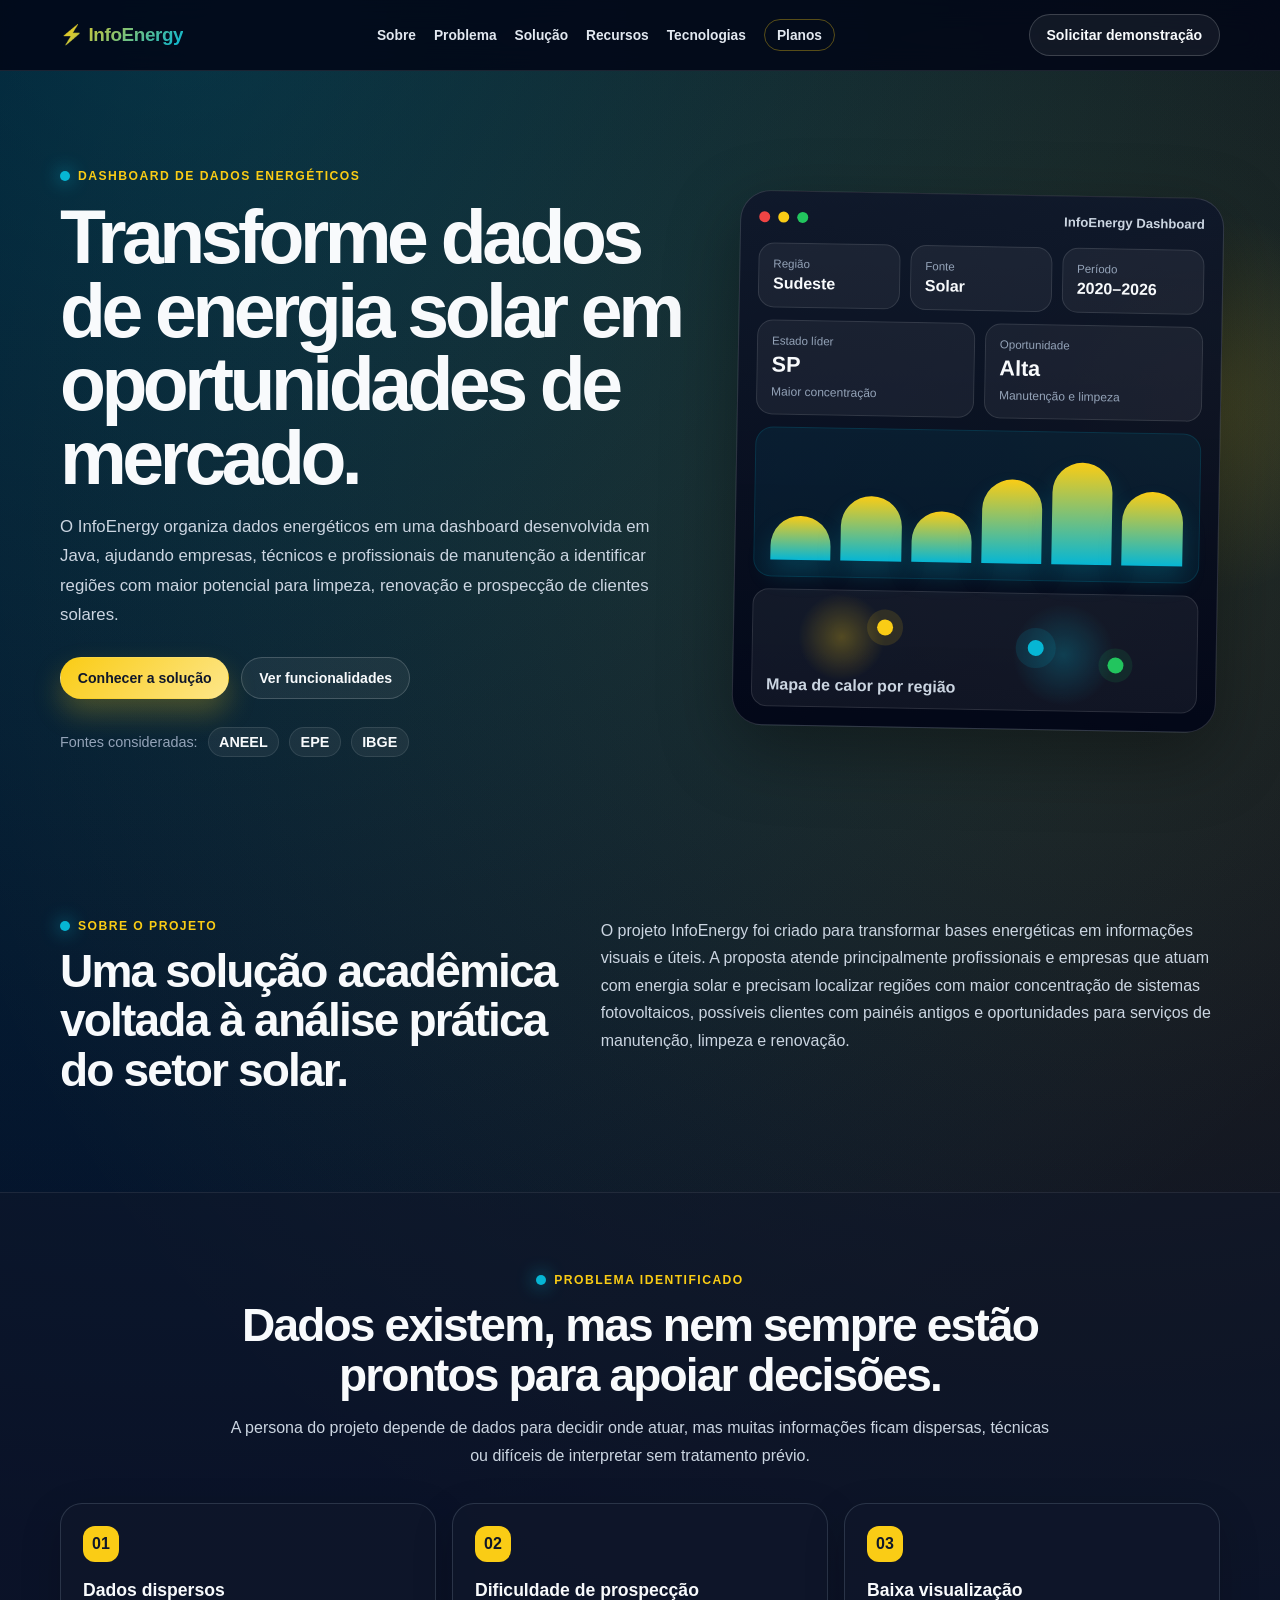
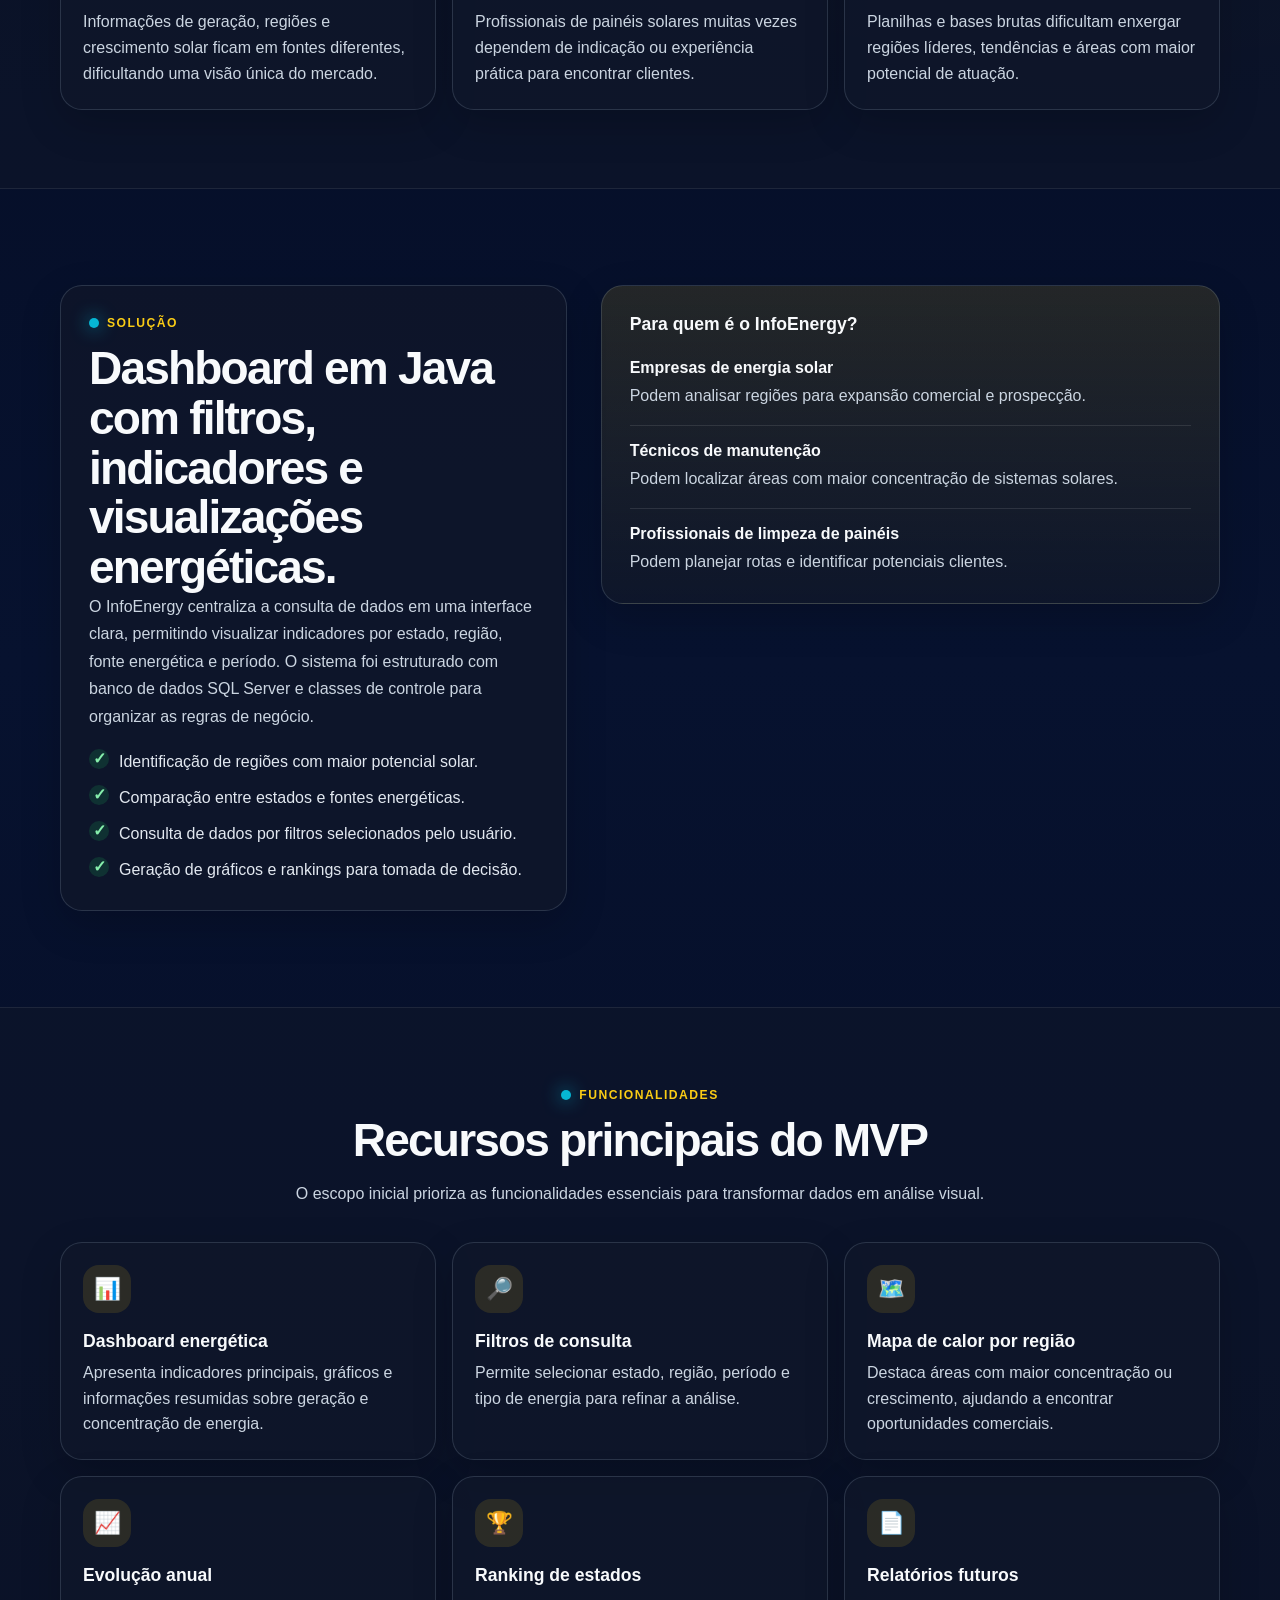
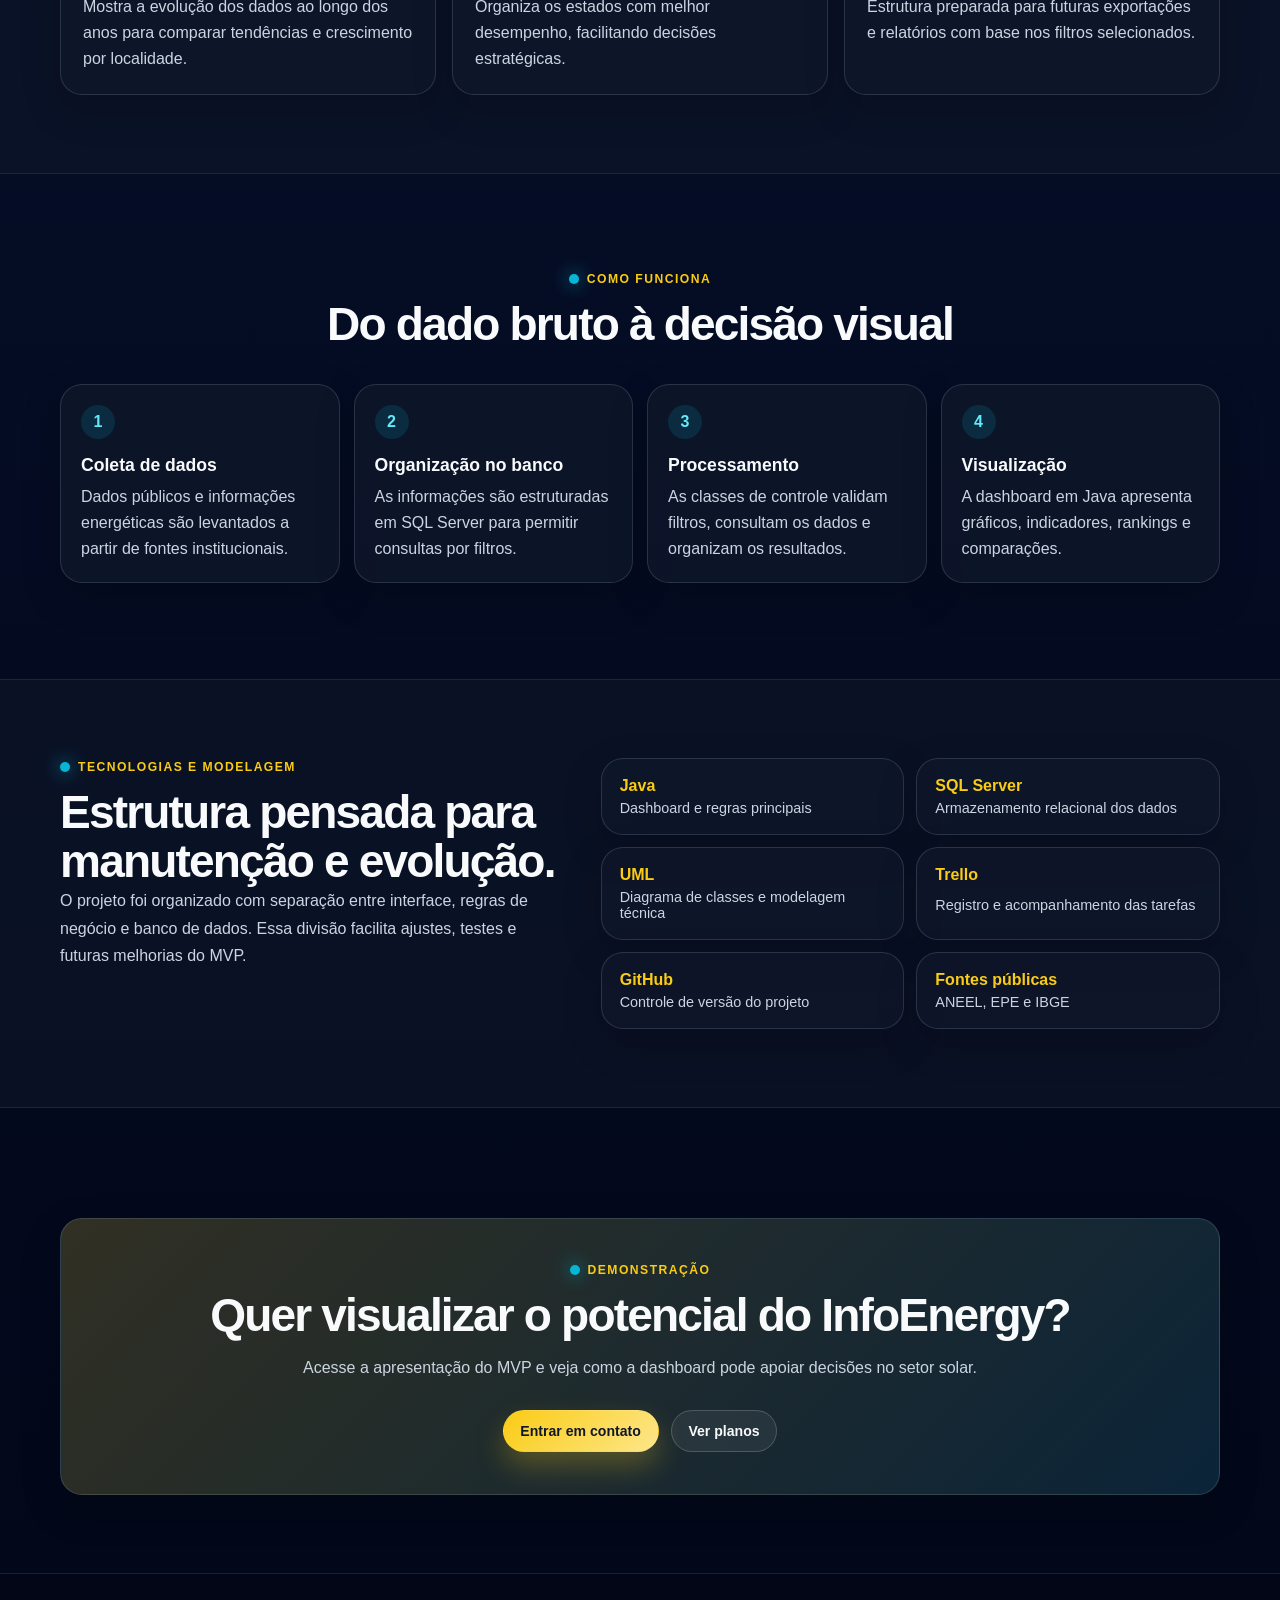
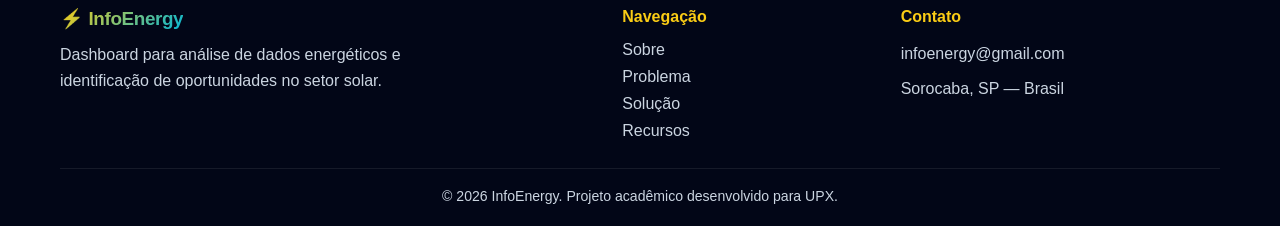
<file: index.html>
<!DOCTYPE html>
<html lang="pt-BR">
<head>
  <meta charset="UTF-8" />
  <meta name="viewport" content="width=device-width, initial-scale=1.0" />
  <meta name="description" content="InfoEnergy - Dashboard em Java para visualização e análise de dados energéticos, com foco em energia solar e oportunidades comerciais." />
  <title>InfoEnergy | Dashboard de Dados Energéticos</title>
  <link rel="stylesheet" href="styles.css" />
</head>
<body>
  <header class="navbar">
    <div class="container nav-wrap">
      <a class="logo" href="#inicio" aria-label="Página inicial InfoEnergy">⚡ InfoEnergy</a>
      <nav class="nav-links" aria-label="Menu principal">
        <a href="#sobre">Sobre</a>
        <a href="#problema">Problema</a>
        <a href="#solucao">Solução</a>
        <a href="#recursos">Recursos</a>
        <a href="#tecnologias">Tecnologias</a>
        <a href="index2.html" class="nav-pill">Planos</a>
      </nav>
      <a class="btn btn-outline" href="#contato">Solicitar demonstração</a>
    </div>
  </header>

  <main>
    <section id="inicio" class="hero">
      <div class="container hero-grid">
        <div class="hero-text">
          <span class="eyebrow">Dashboard de dados energéticos</span>
          <h1>Transforme dados de energia solar em oportunidades de mercado.</h1>
          <p>
            O InfoEnergy organiza dados energéticos em uma dashboard desenvolvida em Java,
            ajudando empresas, técnicos e profissionais de manutenção a identificar regiões
            com maior potencial para limpeza, renovação e prospecção de clientes solares.
          </p>

          <div class="hero-actions">
            <a class="btn btn-primary" href="#solucao">Conhecer a solução</a>
            <a class="btn btn-secondary" href="#recursos">Ver funcionalidades</a>
          </div>

          <div class="trust-row" aria-label="Fontes de dados utilizadas">
            <span>Fontes consideradas:</span>
            <strong>ANEEL</strong>
            <strong>EPE</strong>
            <strong>IBGE</strong>
          </div>
        </div>

        <aside class="dashboard-preview" aria-label="Prévia visual da dashboard InfoEnergy">
          <div class="preview-top">
            <span></span><span></span><span></span>
            <strong>InfoEnergy Dashboard</strong>
          </div>
          <div class="preview-filter">
            <div><small>Região</small><b>Sudeste</b></div>
            <div><small>Fonte</small><b>Solar</b></div>
            <div><small>Período</small><b>2020–2026</b></div>
          </div>
          <div class="preview-kpis">
            <article><small>Estado líder</small><b>SP</b><span>Maior concentração</span></article>
            <article><small>Oportunidade</small><b>Alta</b><span>Manutenção e limpeza</span></article>
          </div>
          <div class="bar-chart" aria-hidden="true">
            <i style="height: 38%"></i>
            <i style="height: 56%"></i>
            <i style="height: 44%"></i>
            <i style="height: 72%"></i>
            <i style="height: 88%"></i>
            <i style="height: 64%"></i>
          </div>
          <div class="map-card">
            <div class="map-dot dot-1"></div>
            <div class="map-dot dot-2"></div>
            <div class="map-dot dot-3"></div>
            <p>Mapa de calor por região</p>
          </div>
        </aside>
      </div>
    </section>

    <section id="sobre" class="section">
      <div class="container split">
        <div>
          <span class="section-label">Sobre o projeto</span>
          <h2>Uma solução acadêmica voltada à análise prática do setor solar.</h2>
        </div>
        <p class="lead align-left">
          O projeto InfoEnergy foi criado para transformar bases energéticas em informações visuais e úteis.
          A proposta atende principalmente profissionais e empresas que atuam com energia solar e precisam
          localizar regiões com maior concentração de sistemas fotovoltaicos, possíveis clientes com painéis antigos
          e oportunidades para serviços de manutenção, limpeza e renovação.
        </p>
      </div>
    </section>

    <section id="problema" class="section section-carded">
      <div class="container">
        <div class="section-head">
          <span class="section-label">Problema identificado</span>
          <h2>Dados existem, mas nem sempre estão prontos para apoiar decisões.</h2>
          <p>
            A persona do projeto depende de dados para decidir onde atuar, mas muitas informações ficam dispersas,
            técnicas ou difíceis de interpretar sem tratamento prévio.
          </p>
        </div>

        <div class="cards-grid three">
          <article class="info-card">
            <span>01</span>
            <h3>Dados dispersos</h3>
            <p>Informações de geração, regiões e crescimento solar ficam em fontes diferentes, dificultando uma visão única do mercado.</p>
          </article>
          <article class="info-card">
            <span>02</span>
            <h3>Dificuldade de prospecção</h3>
            <p>Profissionais de painéis solares muitas vezes dependem de indicação ou experiência prática para encontrar clientes.</p>
          </article>
          <article class="info-card">
            <span>03</span>
            <h3>Baixa visualização</h3>
            <p>Planilhas e bases brutas dificultam enxergar regiões líderes, tendências e áreas com maior potencial de atuação.</p>
          </article>
        </div>
      </div>
    </section>

    <section id="solucao" class="section">
      <div class="container solution-grid">
        <div class="solution-card">
          <span class="section-label">Solução</span>
          <h2>Dashboard em Java com filtros, indicadores e visualizações energéticas.</h2>
          <p>
            O InfoEnergy centraliza a consulta de dados em uma interface clara, permitindo visualizar indicadores por estado,
            região, fonte energética e período. O sistema foi estruturado com banco de dados SQL Server e classes de controle
            para organizar as regras de negócio.
          </p>
          <ul class="check-list">
            <li>Identificação de regiões com maior potencial solar.</li>
            <li>Comparação entre estados e fontes energéticas.</li>
            <li>Consulta de dados por filtros selecionados pelo usuário.</li>
            <li>Geração de gráficos e rankings para tomada de decisão.</li>
          </ul>
        </div>

        <div class="persona-card">
          <h3>Para quem é o InfoEnergy?</h3>
          <div class="persona-item">
            <b>Empresas de energia solar</b>
            <p>Podem analisar regiões para expansão comercial e prospecção.</p>
          </div>
          <div class="persona-item">
            <b>Técnicos de manutenção</b>
            <p>Podem localizar áreas com maior concentração de sistemas solares.</p>
          </div>
          <div class="persona-item">
            <b>Profissionais de limpeza de painéis</b>
            <p>Podem planejar rotas e identificar potenciais clientes.</p>
          </div>
        </div>
      </div>
    </section>

    <section id="recursos" class="section section-carded">
      <div class="container">
        <div class="section-head">
          <span class="section-label">Funcionalidades</span>
          <h2>Recursos principais do MVP</h2>
          <p>O escopo inicial prioriza as funcionalidades essenciais para transformar dados em análise visual.</p>
        </div>

        <div class="cards-grid two">
          <article class="feature-card">
            <div class="icon">📊</div>
            <h3>Dashboard energética</h3>
            <p>Apresenta indicadores principais, gráficos e informações resumidas sobre geração e concentração de energia.</p>
          </article>
          <article class="feature-card">
            <div class="icon">🔎</div>
            <h3>Filtros de consulta</h3>
            <p>Permite selecionar estado, região, período e tipo de energia para refinar a análise.</p>
          </article>
          <article class="feature-card">
            <div class="icon">🗺️</div>
            <h3>Mapa de calor por região</h3>
            <p>Destaca áreas com maior concentração ou crescimento, ajudando a encontrar oportunidades comerciais.</p>
          </article>
          <article class="feature-card">
            <div class="icon">📈</div>
            <h3>Evolução anual</h3>
            <p>Mostra a evolução dos dados ao longo dos anos para comparar tendências e crescimento por localidade.</p>
          </article>
          <article class="feature-card">
            <div class="icon">🏆</div>
            <h3>Ranking de estados</h3>
            <p>Organiza os estados com melhor desempenho, facilitando decisões estratégicas.</p>
          </article>
          <article class="feature-card">
            <div class="icon">📄</div>
            <h3>Relatórios futuros</h3>
            <p>Estrutura preparada para futuras exportações e relatórios com base nos filtros selecionados.</p>
          </article>
        </div>
      </div>
    </section>

    <section id="processo" class="section">
      <div class="container">
        <div class="section-head">
          <span class="section-label">Como funciona</span>
          <h2>Do dado bruto à decisão visual</h2>
        </div>

        <div class="timeline">
          <article>
            <span>1</span>
            <h3>Coleta de dados</h3>
            <p>Dados públicos e informações energéticas são levantados a partir de fontes institucionais.</p>
          </article>
          <article>
            <span>2</span>
            <h3>Organização no banco</h3>
            <p>As informações são estruturadas em SQL Server para permitir consultas por filtros.</p>
          </article>
          <article>
            <span>3</span>
            <h3>Processamento</h3>
            <p>As classes de controle validam filtros, consultam os dados e organizam os resultados.</p>
          </article>
          <article>
            <span>4</span>
            <h3>Visualização</h3>
            <p>A dashboard em Java apresenta gráficos, indicadores, rankings e comparações.</p>
          </article>
        </div>
      </div>
    </section>

    <section id="tecnologias" class="section section-carded">
      <div class="container tech-wrap">
        <div>
          <span class="section-label">Tecnologias e modelagem</span>
          <h2>Estrutura pensada para manutenção e evolução.</h2>
          <p>
            O projeto foi organizado com separação entre interface, regras de negócio e banco de dados.
            Essa divisão facilita ajustes, testes e futuras melhorias do MVP.
          </p>
        </div>

        <div class="tech-grid">
          <article><b>Java</b><span>Dashboard e regras principais</span></article>
          <article><b>SQL Server</b><span>Armazenamento relacional dos dados</span></article>
          <article><b>UML</b><span>Diagrama de classes e modelagem técnica</span></article>
          <article><b>Trello</b><span>Registro e acompanhamento das tarefas</span></article>
          <article><b>GitHub</b><span>Controle de versão do projeto</span></article>
          <article><b>Fontes públicas</b><span>ANEEL, EPE e IBGE</span></article>
        </div>
      </div>
    </section>

    <section id="contato" class="section cta-section">
      <div class="container cta-card">
        <span class="section-label">Demonstração</span>
        <h2>Quer visualizar o potencial do InfoEnergy?</h2>
        <p>
          Acesse a apresentação do MVP e veja como a dashboard pode apoiar decisões no setor solar.
        </p>
        <div class="hero-actions">
          <a class="btn btn-primary" href="mailto:infoenergy@gmail.com">Entrar em contato</a>
          <a class="btn btn-secondary" href="index2.html">Ver planos</a>
        </div>
      </div>
    </section>
  </main>

  <footer class="footer">
    <div class="container footer-wrap">
      <div class="footer-brand">
        <a class="logo" href="#inicio">⚡ InfoEnergy</a>
        <p>Dashboard para análise de dados energéticos e identificação de oportunidades no setor solar.</p>
      </div>

      <div class="footer-col">
        <h4>Navegação</h4>
        <a href="#sobre">Sobre</a>
        <a href="#problema">Problema</a>
        <a href="#solucao">Solução</a>
        <a href="#recursos">Recursos</a>
      </div>

      <div class="footer-col">
        <h4>Contato</h4>
        <p>infoenergy@gmail.com</p>
        <p>Sorocaba, SP — Brasil</p>
      </div>
    </div>

    <div class="footer-bottom">
      <p>© 2026 InfoEnergy. Projeto acadêmico desenvolvido para UPX.</p>
    </div>
  </footer>
</body>
</html>
</file>
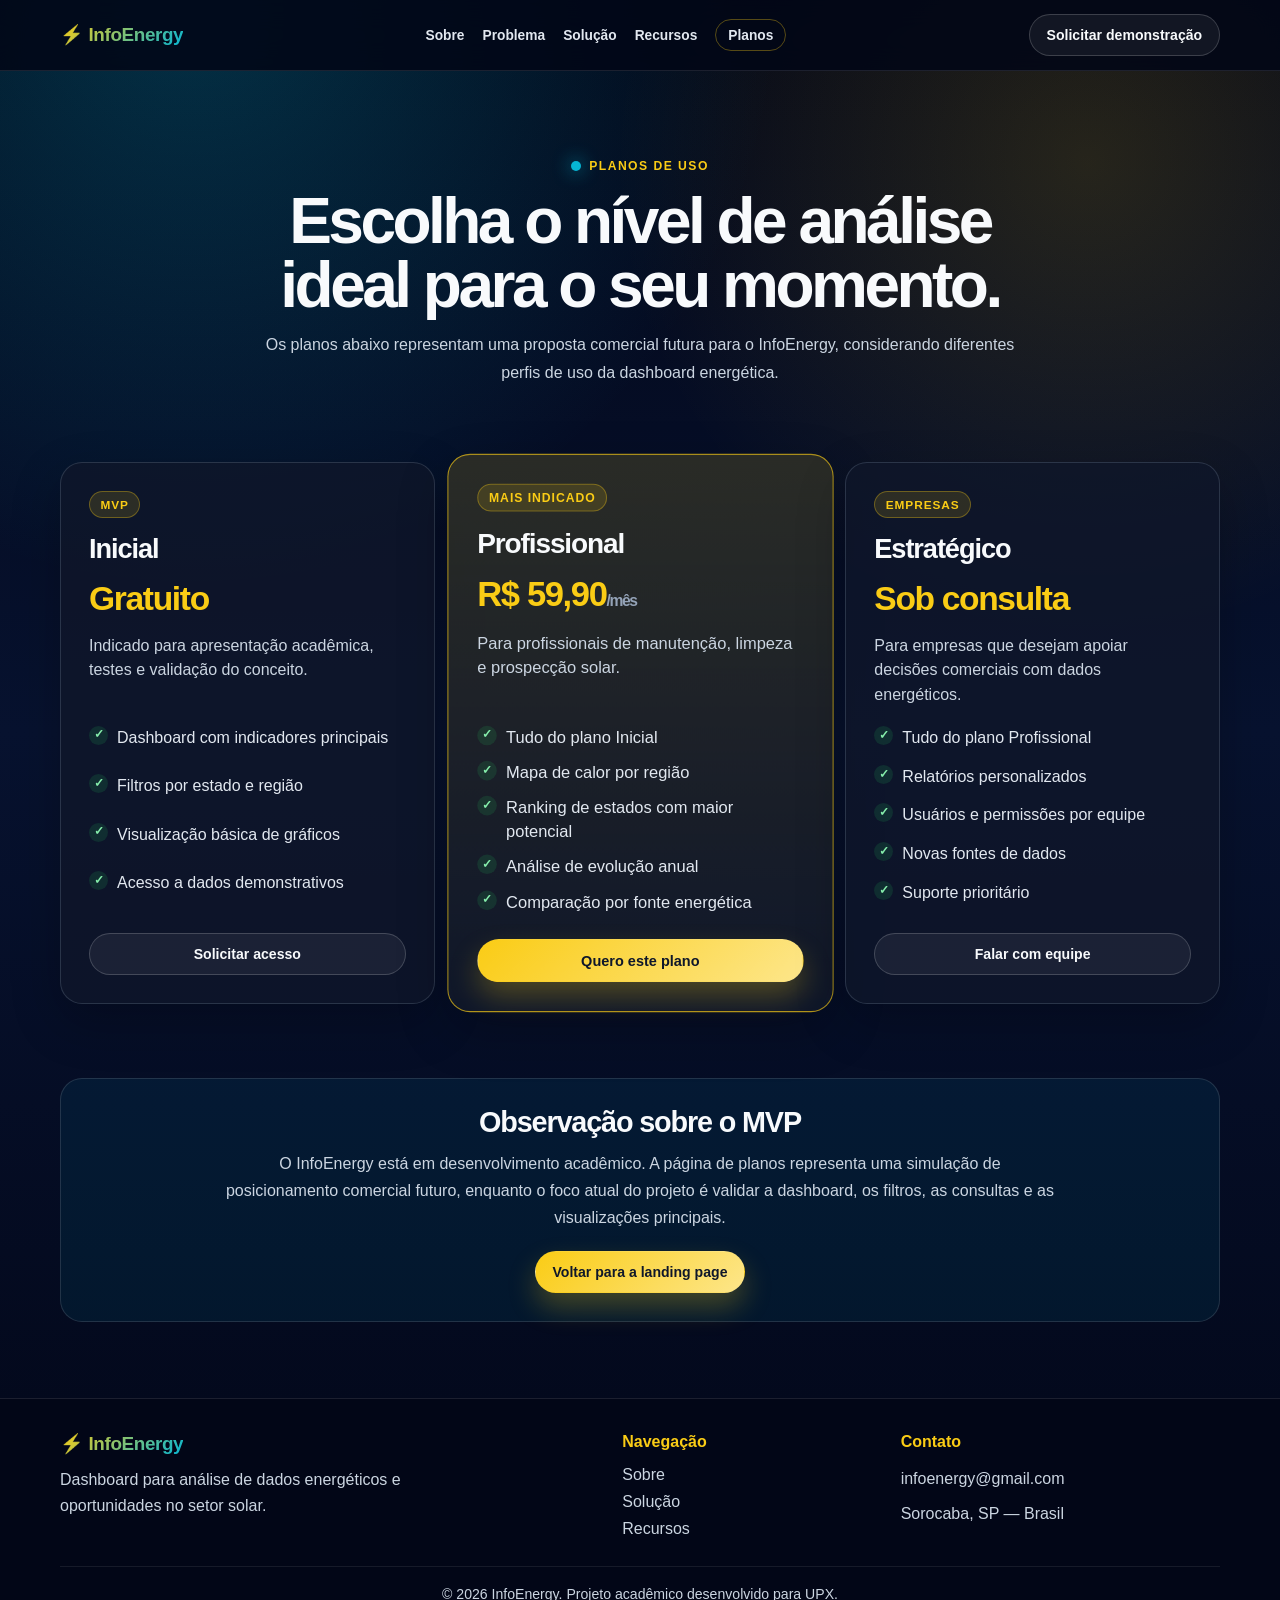
<file: index2.html>
<!DOCTYPE html>
<html lang="pt-BR">
<head>
  <meta charset="UTF-8" />
  <meta name="viewport" content="width=device-width, initial-scale=1.0" />
  <meta name="description" content="Planos de uso do InfoEnergy para análise de dados energéticos e oportunidades no setor solar." />
  <title>Planos | InfoEnergy</title>
  <link rel="stylesheet" href="styles.css" />
  <link rel="stylesheet" href="style2.css" />
</head>
<body>
  <header class="navbar">
    <div class="container nav-wrap">
      <a href="index.html" class="logo">⚡ InfoEnergy</a>
      <nav class="nav-links" aria-label="Menu principal">
        <a href="index.html#sobre">Sobre</a>
        <a href="index.html#problema">Problema</a>
        <a href="index.html#solucao">Solução</a>
        <a href="index.html#recursos">Recursos</a>
        <a href="index2.html" class="nav-pill">Planos</a>
      </nav>
      <a class="btn btn-outline" href="index.html#contato">Solicitar demonstração</a>
    </div>
  </header>

  <main>
    <section class="plans-hero">
      <div class="container">
        <span class="section-label">Planos de uso</span>
        <h1>Escolha o nível de análise ideal para o seu momento.</h1>
        <p>
          Os planos abaixo representam uma proposta comercial futura para o InfoEnergy,
          considerando diferentes perfis de uso da dashboard energética.
        </p>
      </div>
    </section>

    <section class="plans-section">
      <div class="container plans-grid">
        <article class="plan-card">
          <span class="tag">MVP</span>
          <h2>Inicial</h2>
          <p class="price">Gratuito</p>
          <p class="plan-desc">Indicado para apresentação acadêmica, testes e validação do conceito.</p>
          <ul>
            <li>Dashboard com indicadores principais</li>
            <li>Filtros por estado e região</li>
            <li>Visualização básica de gráficos</li>
            <li>Acesso a dados demonstrativos</li>
          </ul>
          <a href="mailto:infoenergy@gmail.com" class="btn btn-secondary">Solicitar acesso</a>
        </article>

        <article class="plan-card featured">
          <span class="tag">Mais indicado</span>
          <h2>Profissional</h2>
          <p class="price">R$ 59,90<span>/mês</span></p>
          <p class="plan-desc">Para profissionais de manutenção, limpeza e prospecção solar.</p>
          <ul>
            <li>Tudo do plano Inicial</li>
            <li>Mapa de calor por região</li>
            <li>Ranking de estados com maior potencial</li>
            <li>Análise de evolução anual</li>
            <li>Comparação por fonte energética</li>
          </ul>
          <a href="mailto:infoenergy@gmail.com" class="btn btn-primary">Quero este plano</a>
        </article>

        <article class="plan-card">
          <span class="tag">Empresas</span>
          <h2>Estratégico</h2>
          <p class="price">Sob consulta</p>
          <p class="plan-desc">Para empresas que desejam apoiar decisões comerciais com dados energéticos.</p>
          <ul>
            <li>Tudo do plano Profissional</li>
            <li>Relatórios personalizados</li>
            <li>Usuários e permissões por equipe</li>
            <li>Novas fontes de dados</li>
            <li>Suporte prioritário</li>
          </ul>
          <a href="mailto:infoenergy@gmail.com" class="btn btn-secondary">Falar com equipe</a>
        </article>
      </div>
    </section>

    <section class="container note-card">
      <h2>Observação sobre o MVP</h2>
      <p>
        O InfoEnergy está em desenvolvimento acadêmico. A página de planos representa uma simulação de posicionamento
        comercial futuro, enquanto o foco atual do projeto é validar a dashboard, os filtros, as consultas e as visualizações principais.
      </p>
      <a class="btn btn-primary" href="index.html">Voltar para a landing page</a>
    </section>
  </main>

  <footer class="footer">
    <div class="container footer-wrap">
      <div class="footer-brand">
        <a href="index.html" class="logo">⚡ InfoEnergy</a>
        <p>Dashboard para análise de dados energéticos e oportunidades no setor solar.</p>
      </div>
      <div class="footer-col">
        <h4>Navegação</h4>
        <a href="index.html#sobre">Sobre</a>
        <a href="index.html#solucao">Solução</a>
        <a href="index.html#recursos">Recursos</a>
      </div>
      <div class="footer-col">
        <h4>Contato</h4>
        <p>infoenergy@gmail.com</p>
        <p>Sorocaba, SP — Brasil</p>
      </div>
    </div>
    <div class="footer-bottom">
      <p>© 2026 InfoEnergy. Projeto acadêmico desenvolvido para UPX.</p>
    </div>
  </footer>
</body>
</html>
</file>
<file: styles.css>
:root {
  --primary: #facc15;
  --primary-dark: #d4a90f;
  --secondary: #06b6d4;
  --green: #22c55e;
  --bg: #020617;
  --bg-soft: #07122f;
  --surface: rgba(15, 23, 42, .82);
  --surface-solid: #0f172a;
  --border: rgba(148, 163, 184, .22);
  --text: #f8fafc;
  --muted: #cbd5e1;
  --muted-2: #94a3b8;
  --radius: 22px;
  --shadow: 0 24px 70px rgba(0, 0, 0, .35);
  --transition: .25s ease;
}

* {
  margin: 0;
  padding: 0;
  box-sizing: border-box;
}

html {
  scroll-behavior: smooth;
  scroll-padding-top: 88px;
}

body {
  min-height: 100vh;
  font-family: "Segoe UI", Arial, sans-serif;
  color: var(--text);
  background:
    radial-gradient(circle at 15% 0%, rgba(6, 182, 212, .24), transparent 30%),
    radial-gradient(circle at 85% 10%, rgba(250, 204, 21, .14), transparent 26%),
    linear-gradient(180deg, #020617 0%, #07122f 45%, #020617 100%);
}

a {
  color: inherit;
}

.container {
  width: min(92%, 1160px);
  margin: 0 auto;
}

.navbar {
  position: sticky;
  top: 0;
  z-index: 100;
  background: rgba(2, 6, 23, .86);
  backdrop-filter: blur(14px);
  border-bottom: 1px solid rgba(255, 255, 255, .1);
}

.nav-wrap {
  display: flex;
  align-items: center;
  justify-content: space-between;
  gap: 18px;
  padding: 14px 0;
}

.logo {
  display: inline-flex;
  align-items: center;
  gap: 7px;
  font-weight: 900;
  font-size: 1.18rem;
  text-decoration: none;
  letter-spacing: -.02em;
  background: linear-gradient(135deg, var(--primary), var(--secondary));
  -webkit-background-clip: text;
  -webkit-text-fill-color: transparent;
}

.nav-links {
  display: flex;
  align-items: center;
  justify-content: center;
  gap: 18px;
}

.nav-links a {
  text-decoration: none;
  color: #e2e8f0;
  font-weight: 700;
  font-size: .86rem;
  transition: color var(--transition), transform var(--transition);
}

.nav-links a:hover {
  color: var(--primary);
  transform: translateY(-1px);
}

.nav-pill {
  padding: .45rem .75rem;
  border: 1px solid rgba(250, 204, 21, .34);
  border-radius: 999px;
}

.btn {
  display: inline-flex;
  align-items: center;
  justify-content: center;
  min-height: 42px;
  padding: .68rem 1.05rem;
  border-radius: 999px;
  font-weight: 900;
  text-decoration: none;
  transition: transform var(--transition), box-shadow var(--transition), border-color var(--transition), background var(--transition);
  border: 1px solid transparent;
  font-size: .88rem;
}

.btn:hover {
  transform: translateY(-2px);
}

.btn-primary {
  background: linear-gradient(135deg, var(--primary), #fde68a);
  color: #0f172a;
  box-shadow: 0 14px 28px rgba(250, 204, 21, .26);
}

.btn-primary:hover {
  box-shadow: 0 18px 34px rgba(250, 204, 21, .38);
}

.btn-secondary,
.btn-outline {
  background: rgba(255, 255, 255, .06);
  color: #f8fafc;
  border-color: rgba(255, 255, 255, .18);
}

.btn-secondary:hover,
.btn-outline:hover {
  border-color: rgba(250, 204, 21, .55);
  background: rgba(250, 204, 21, .09);
}

.hero {
  position: relative;
  padding: 96px 0 82px;
  overflow: hidden;
}

.hero::before {
  content: "";
  position: absolute;
  inset: 16% -10% auto auto;
  width: 420px;
  height: 420px;
  background: radial-gradient(circle, rgba(250, 204, 21, .16), transparent 65%);
  pointer-events: none;
}

.hero-grid {
  position: relative;
  display: grid;
  grid-template-columns: minmax(0, 1.02fr) minmax(360px, .78fr);
  align-items: center;
  gap: 44px;
}

.hero-text h1 {
  margin: 16px 0 16px;
  font-size: clamp(2.3rem, 6vw, 4.7rem);
  line-height: .98;
  letter-spacing: -.06em;
  max-width: 850px;
}

.hero-text p {
  color: var(--muted);
  line-height: 1.75;
  font-size: 1.05rem;
  max-width: 690px;
}

.eyebrow,
.section-label {
  display: inline-flex;
  align-items: center;
  gap: 8px;
  color: var(--primary);
  font-size: .76rem;
  font-weight: 900;
  text-transform: uppercase;
  letter-spacing: .12em;
}

.eyebrow::before,
.section-label::before {
  content: "";
  width: 10px;
  height: 10px;
  border-radius: 50%;
  background: var(--secondary);
  box-shadow: 0 0 18px rgba(6, 182, 212, .9);
}

.hero-actions {
  display: flex;
  align-items: center;
  gap: 12px;
  flex-wrap: wrap;
  margin-top: 28px;
}

.trust-row {
  display: flex;
  align-items: center;
  gap: 10px;
  flex-wrap: wrap;
  margin-top: 28px;
  color: var(--muted-2);
  font-size: .9rem;
}

.trust-row strong {
  color: var(--text);
  padding: .35rem .65rem;
  border-radius: 999px;
  background: rgba(255, 255, 255, .06);
  border: 1px solid rgba(255, 255, 255, .1);
}

.dashboard-preview {
  border: 1px solid rgba(255, 255, 255, .14);
  border-radius: 30px;
  background: linear-gradient(180deg, rgba(15, 23, 42, .9), rgba(2, 6, 23, .94));
  box-shadow: var(--shadow);
  padding: 18px;
  transform: rotate(1deg);
}

.preview-top {
  display: flex;
  align-items: center;
  gap: 8px;
  margin-bottom: 18px;
  color: var(--muted);
}

.preview-top span {
  width: 11px;
  height: 11px;
  border-radius: 50%;
  background: rgba(148, 163, 184, .65);
}

.preview-top span:first-child { background: #ef4444; }
.preview-top span:nth-child(2) { background: #facc15; }
.preview-top span:nth-child(3) { background: #22c55e; }
.preview-top strong {
  margin-left: auto;
  font-size: .82rem;
}

.preview-filter,
.preview-kpis {
  display: grid;
  gap: 10px;
}

.preview-filter {
  grid-template-columns: repeat(3, 1fr);
}

.preview-filter div,
.preview-kpis article,
.map-card {
  background: rgba(255, 255, 255, .055);
  border: 1px solid rgba(255, 255, 255, .11);
  border-radius: 16px;
  padding: 14px;
}

.preview-filter small,
.preview-kpis small {
  display: block;
  color: var(--muted-2);
  margin-bottom: 5px;
  font-size: .72rem;
}

.preview-filter b,
.preview-kpis b {
  color: var(--text);
}

.preview-kpis {
  grid-template-columns: 1fr 1fr;
  margin: 12px 0;
}

.preview-kpis b {
  display: block;
  font-size: 1.35rem;
  margin-bottom: 4px;
}

.preview-kpis span {
  color: var(--muted-2);
  font-size: .75rem;
}

.bar-chart {
  display: flex;
  align-items: end;
  gap: 10px;
  height: 150px;
  padding: 16px;
  background: rgba(6, 182, 212, .08);
  border: 1px solid rgba(6, 182, 212, .15);
  border-radius: 18px;
}

.bar-chart i {
  flex: 1;
  min-width: 18px;
  border-radius: 999px 999px 8px 8px;
  background: linear-gradient(180deg, var(--primary), var(--secondary));
  box-shadow: 0 14px 24px rgba(6, 182, 212, .2);
}

.map-card {
  position: relative;
  min-height: 118px;
  margin-top: 12px;
  overflow: hidden;
  background:
    radial-gradient(circle at 20% 40%, rgba(250, 204, 21, .28), transparent 12%),
    radial-gradient(circle at 70% 52%, rgba(6, 182, 212, .25), transparent 16%),
    rgba(255, 255, 255, .055);
}

.map-card p {
  position: absolute;
  left: 14px;
  bottom: 12px;
  color: var(--muted);
  font-weight: 800;
}

.map-dot {
  position: absolute;
  width: 16px;
  height: 16px;
  border-radius: 50%;
  background: var(--primary);
  box-shadow: 0 0 0 10px rgba(250, 204, 21, .12);
}

.dot-1 { top: 28px; left: 28%; }
.dot-2 { top: 46px; left: 62%; background: var(--secondary); box-shadow: 0 0 0 12px rgba(6, 182, 212, .12); }
.dot-3 { top: 62px; left: 80%; background: var(--green); box-shadow: 0 0 0 9px rgba(34, 197, 94, .11); }

.section {
  padding: 78px 0;
}

.section-carded {
  margin: 18px auto;
  background: rgba(15, 23, 42, .54);
  border-top: 1px solid rgba(255, 255, 255, .08);
  border-bottom: 1px solid rgba(255, 255, 255, .08);
}

.split,
.solution-grid,
.tech-wrap {
  display: grid;
  grid-template-columns: .9fr 1.1fr;
  gap: 34px;
  align-items: start;
}

h2 {
  margin-top: 12px;
  font-size: clamp(1.9rem, 3.6vw, 3rem);
  line-height: 1.08;
  letter-spacing: -.04em;
}

.lead,
.section-head p,
.solution-card p,
.tech-wrap p,
.cta-card p {
  color: var(--muted);
  line-height: 1.72;
}

.align-left {
  text-align: left;
}

.section-head {
  max-width: 830px;
  margin: 0 auto 34px;
  text-align: center;
}

.section-head h2 {
  margin-bottom: 14px;
}

.cards-grid {
  display: grid;
  gap: 16px;
}

.cards-grid.three {
  grid-template-columns: repeat(3, 1fr);
}

.cards-grid.two {
  grid-template-columns: repeat(3, 1fr);
}

.info-card,
.feature-card,
.solution-card,
.persona-card,
.timeline article,
.tech-grid article,
.cta-card {
  border: 1px solid var(--border);
  background: var(--surface);
  border-radius: var(--radius);
  box-shadow: 0 14px 40px rgba(0, 0, 0, .18);
}

.info-card,
.feature-card {
  padding: 22px;
  transition: transform var(--transition), border-color var(--transition), background var(--transition);
}

.info-card:hover,
.feature-card:hover,
.timeline article:hover,
.tech-grid article:hover {
  transform: translateY(-5px);
  border-color: rgba(250, 204, 21, .55);
  background: rgba(15, 23, 42, .95);
}

.info-card span {
  display: inline-flex;
  width: 36px;
  height: 36px;
  align-items: center;
  justify-content: center;
  color: #0f172a;
  font-weight: 900;
  background: var(--primary);
  border-radius: 12px;
  margin-bottom: 18px;
}

.info-card h3,
.feature-card h3,
.persona-card h3,
.timeline h3 {
  margin-bottom: 8px;
  font-size: 1.1rem;
}

.info-card p,
.feature-card p,
.persona-item p,
.timeline p,
.footer p {
  color: var(--muted);
  line-height: 1.62;
}

.solution-card,
.persona-card {
  padding: 28px;
}

.check-list {
  list-style: none;
  display: grid;
  gap: 12px;
  margin-top: 20px;
}

.check-list li {
  position: relative;
  padding-left: 30px;
  color: #e2e8f0;
  line-height: 1.5;
}

.check-list li::before {
  content: "✓";
  position: absolute;
  left: 0;
  top: -1px;
  width: 20px;
  height: 20px;
  display: inline-flex;
  align-items: center;
  justify-content: center;
  border-radius: 50%;
  background: rgba(34, 197, 94, .16);
  color: #86efac;
  font-weight: 900;
}

.persona-card {
  background: linear-gradient(180deg, rgba(250, 204, 21, .12), rgba(15, 23, 42, .86));
}

.persona-item {
  padding: 16px 0;
  border-bottom: 1px solid rgba(255, 255, 255, .1);
}

.persona-item:last-child {
  border-bottom: 0;
  padding-bottom: 0;
}

.persona-item b {
  display: block;
  margin-bottom: 6px;
}

.icon {
  width: 48px;
  height: 48px;
  display: inline-flex;
  align-items: center;
  justify-content: center;
  font-size: 1.35rem;
  border-radius: 16px;
  background: rgba(250, 204, 21, .12);
  margin-bottom: 18px;
}

.timeline {
  display: grid;
  grid-template-columns: repeat(4, 1fr);
  gap: 14px;
}

.timeline article {
  padding: 20px;
  transition: var(--transition);
}

.timeline span {
  display: inline-flex;
  width: 34px;
  height: 34px;
  align-items: center;
  justify-content: center;
  border-radius: 50%;
  background: rgba(6, 182, 212, .14);
  color: #67e8f9;
  font-weight: 900;
  margin-bottom: 16px;
}

.tech-grid {
  display: grid;
  grid-template-columns: repeat(2, 1fr);
  gap: 12px;
}

.tech-grid article {
  display: grid;
  gap: 5px;
  padding: 18px;
  transition: var(--transition);
}

.tech-grid b {
  color: var(--primary);
}

.tech-grid span {
  color: var(--muted);
  font-size: .9rem;
}

.cta-section {
  padding-top: 92px;
}

.cta-card {
  text-align: center;
  padding: 42px 24px;
  background:
    linear-gradient(135deg, rgba(250, 204, 21, .16), rgba(6, 182, 212, .11)),
    rgba(15, 23, 42, .78);
}

.cta-card p {
  max-width: 680px;
  margin: 14px auto 0;
}

.cta-card .hero-actions {
  justify-content: center;
}

.footer {
  border-top: 1px solid rgba(255, 255, 255, .1);
  background: #020617;
  padding: 34px 0 18px;
}

.footer-wrap {
  display: grid;
  grid-template-columns: 1.5fr .7fr .9fr;
  gap: 30px;
}

.footer-brand p {
  max-width: 420px;
  margin-top: 12px;
}

.footer-col {
  display: flex;
  flex-direction: column;
  gap: 9px;
}

.footer-col h4 {
  color: var(--primary);
  margin-bottom: 6px;
}

.footer-col a {
  text-decoration: none;
  color: var(--muted);
}

.footer-col a:hover {
  color: var(--primary);
}

.footer-bottom {
  width: min(92%, 1160px);
  margin: 28px auto 0;
  padding-top: 16px;
  border-top: 1px solid rgba(255, 255, 255, .08);
  text-align: center;
  color: var(--muted-2);
  font-size: .88rem;
}

@media (max-width: 980px) {
  .nav-wrap {
    flex-wrap: wrap;
    justify-content: center;
  }

  .hero-grid,
  .split,
  .solution-grid,
  .tech-wrap {
    grid-template-columns: 1fr;
  }

  .dashboard-preview {
    transform: none;
  }

  .cards-grid.three,
  .cards-grid.two,
  .timeline {
    grid-template-columns: repeat(2, 1fr);
  }

  .footer-wrap {
    grid-template-columns: 1fr 1fr;
  }
}

@media (max-width: 720px) {
  html {
    scroll-padding-top: 132px;
  }

  .nav-links {
    order: 3;
    width: 100%;
    overflow-x: auto;
    justify-content: flex-start;
    padding-bottom: 4px;
  }

  .nav-wrap > .btn {
    display: none;
  }

  .hero {
    padding-top: 72px;
  }

  .hero-actions,
  .trust-row {
    align-items: stretch;
  }

  .btn {
    width: 100%;
  }

  .preview-filter,
  .preview-kpis,
  .cards-grid.three,
  .cards-grid.two,
  .timeline,
  .tech-grid,
  .footer-wrap {
    grid-template-columns: 1fr;
  }

  .section {
    padding: 58px 0;
  }
}
</file>
<file: style2.css>
.plans-hero {
  padding: 86px 0 42px;
  text-align: center;
}

.plans-hero h1 {
  max-width: 820px;
  margin: 14px auto 14px;
  font-size: clamp(2.1rem, 5vw, 4rem);
  line-height: 1;
  letter-spacing: -.055em;
}

.plans-hero p {
  max-width: 760px;
  margin: 0 auto;
  color: var(--muted);
  line-height: 1.72;
}

.plans-section {
  padding: 34px 0 74px;
}

.plans-grid {
  display: grid;
  grid-template-columns: repeat(3, 1fr);
  gap: 18px;
  align-items: stretch;
}

.plan-card {
  position: relative;
  padding: 28px;
  border-radius: var(--radius);
  border: 1px solid var(--border);
  background: rgba(15, 23, 42, .82);
  box-shadow: 0 18px 50px rgba(0, 0, 0, .24);
  display: flex;
  flex-direction: column;
  gap: 16px;
  transition: transform var(--transition), border-color var(--transition), background var(--transition);
}

.plan-card:hover {
  transform: translateY(-6px);
  border-color: rgba(250, 204, 21, .55);
  background: rgba(15, 23, 42, .95);
}

.plan-card.featured {
  border: 1px solid rgba(250, 204, 21, .65);
  background:
    linear-gradient(180deg, rgba(250, 204, 21, .12), rgba(15, 23, 42, .9)),
    rgba(15, 23, 42, .9);
  transform: scale(1.03);
}

.plan-card.featured:hover {
  transform: scale(1.03) translateY(-6px);
}

.tag {
  align-self: flex-start;
  padding: .35rem .65rem;
  border-radius: 999px;
  background: rgba(250, 204, 21, .13);
  border: 1px solid rgba(250, 204, 21, .32);
  color: var(--primary);
  font-size: .74rem;
  font-weight: 900;
  text-transform: uppercase;
  letter-spacing: .08em;
}

.plan-card h2 {
  margin: 0;
  font-size: 1.7rem;
}

.price {
  color: var(--primary);
  font-size: 2.1rem;
  font-weight: 900;
  letter-spacing: -.04em;
}

.price span {
  color: var(--muted-2);
  font-size: .95rem;
  font-weight: 700;
}

.plan-desc {
  color: var(--muted);
  line-height: 1.55;
  min-height: 74px;
}

.plan-card ul {
  list-style: none;
  display: grid;
  gap: 11px;
  margin: 2px 0 8px;
  flex: 1;
}

.plan-card li {
  position: relative;
  padding-left: 28px;
  color: #e2e8f0;
  line-height: 1.45;
}

.plan-card li::before {
  content: "✓";
  position: absolute;
  left: 0;
  top: 0;
  width: 19px;
  height: 19px;
  border-radius: 50%;
  display: inline-flex;
  align-items: center;
  justify-content: center;
  background: rgba(34, 197, 94, .14);
  color: #86efac;
  font-weight: 900;
  font-size: .75rem;
}

.plan-card .btn {
  width: 100%;
}

.note-card {
  margin-bottom: 76px;
  padding: 28px;
  border-radius: var(--radius);
  border: 1px solid rgba(255, 255, 255, .12);
  background: rgba(6, 182, 212, .08);
  text-align: center;
}

.note-card h2 {
  margin-top: 0;
  font-size: 1.8rem;
}

.note-card p {
  max-width: 830px;
  margin: 12px auto 20px;
  color: var(--muted);
  line-height: 1.7;
}

.note-card .btn {
  width: auto;
}

@media (max-width: 980px) {
  .plans-grid {
    grid-template-columns: 1fr;
  }

  .plan-card.featured,
  .plan-card.featured:hover {
    transform: none;
  }
}

@media (max-width: 720px) {
  .plans-hero {
    padding-top: 62px;
  }

  .plan-card,
  .note-card {
    padding: 22px;
  }
}
</file>
